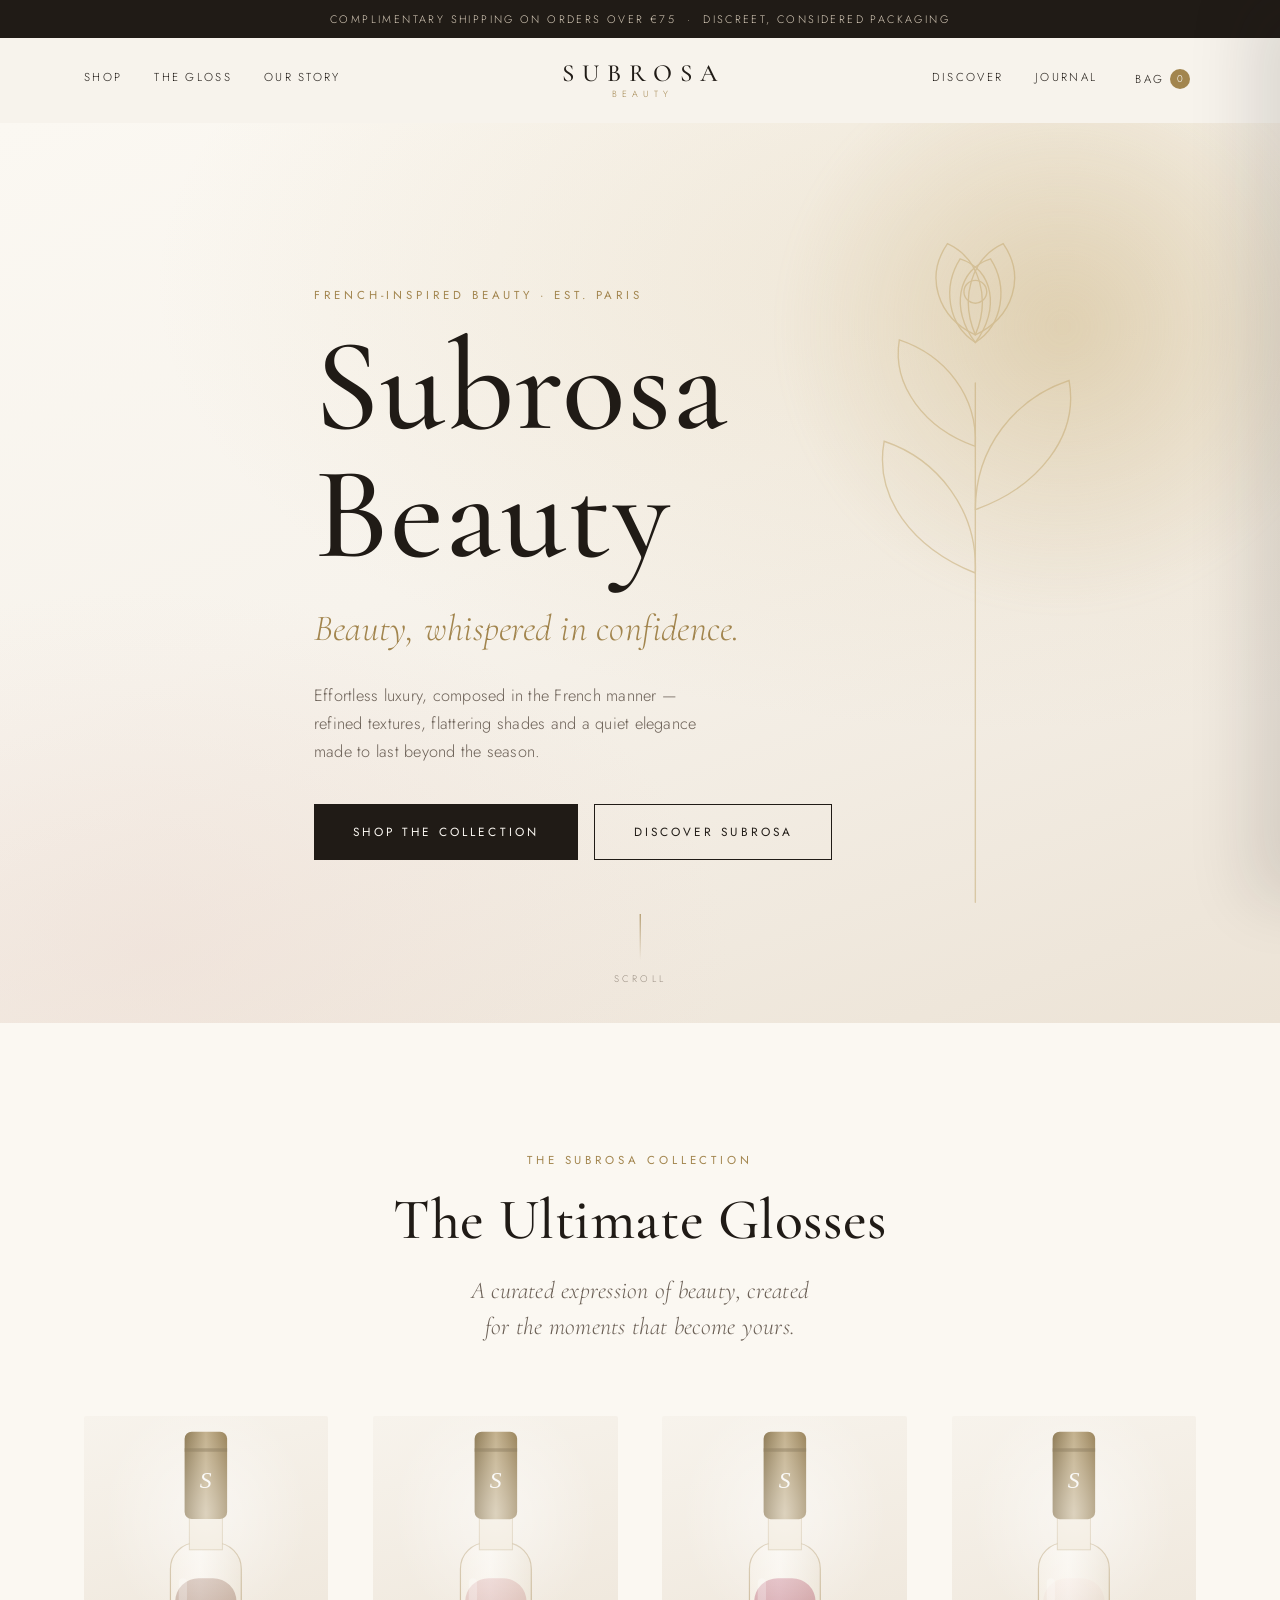
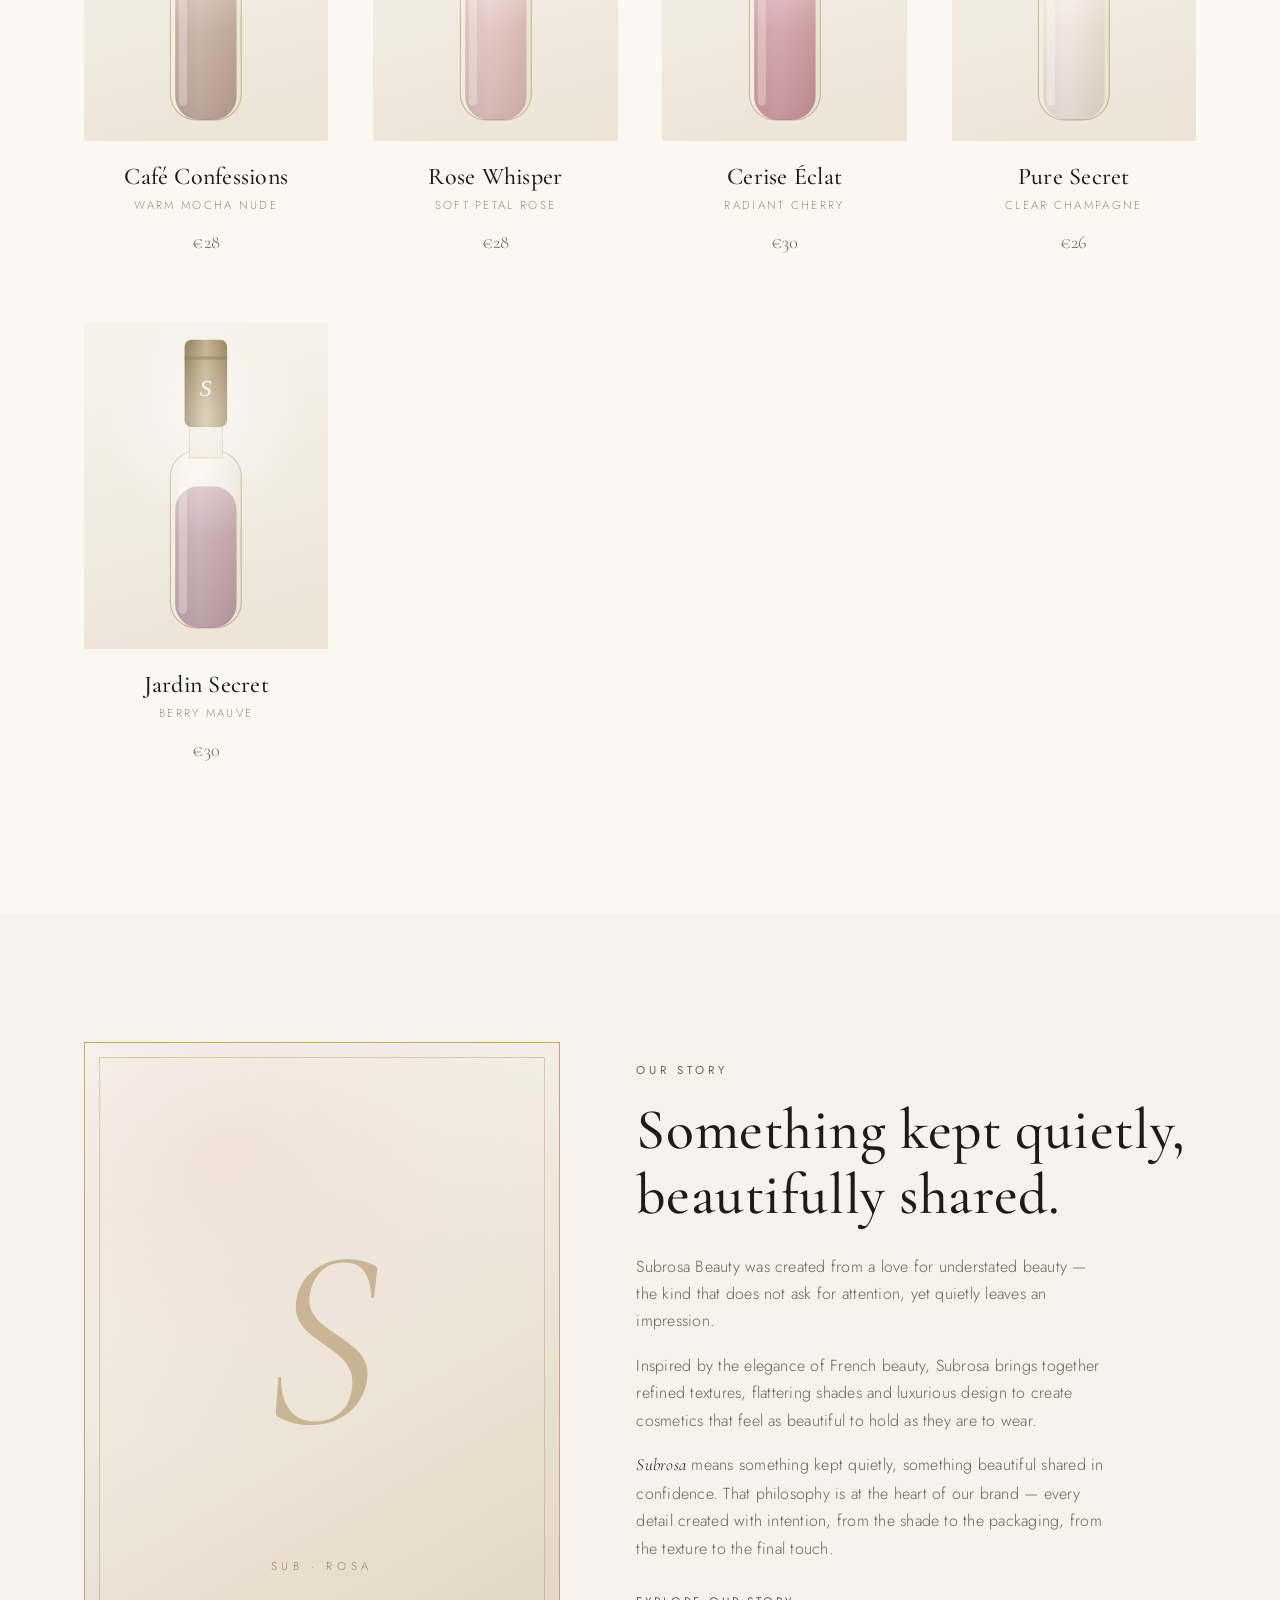
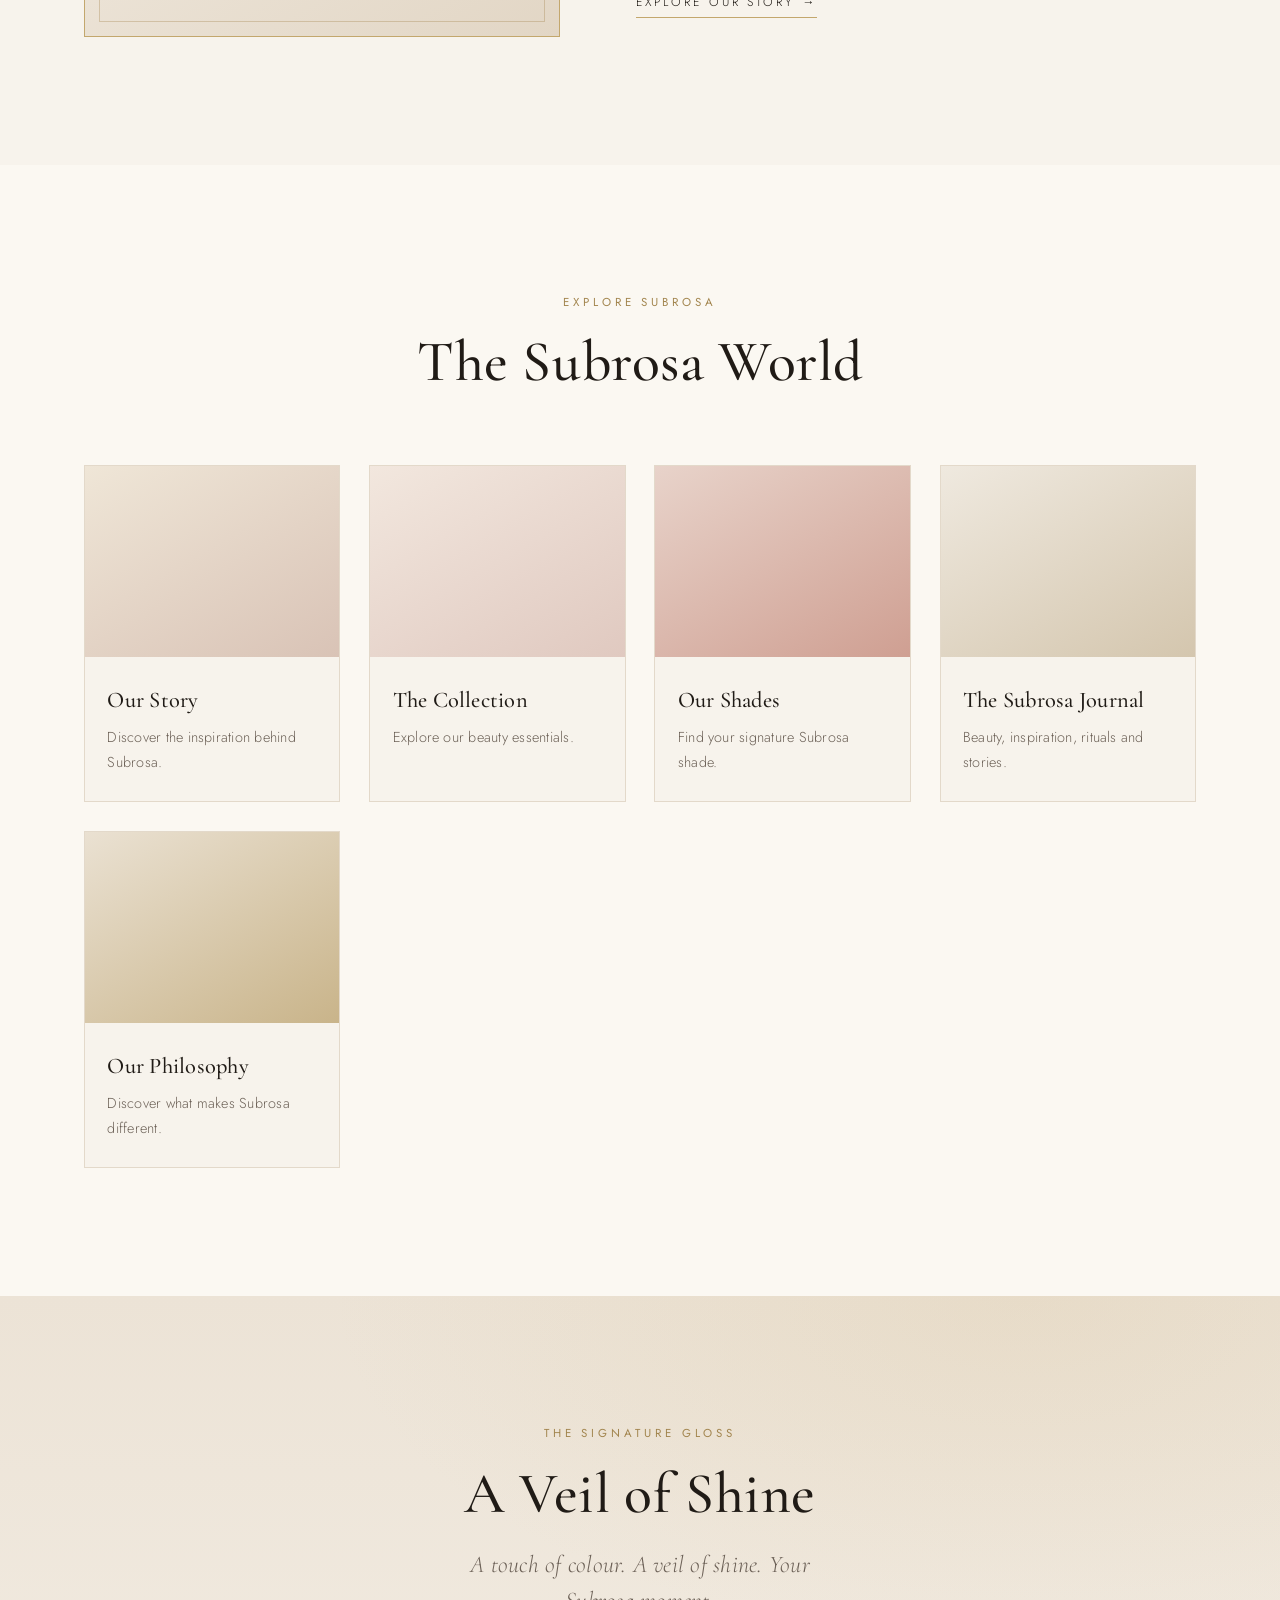
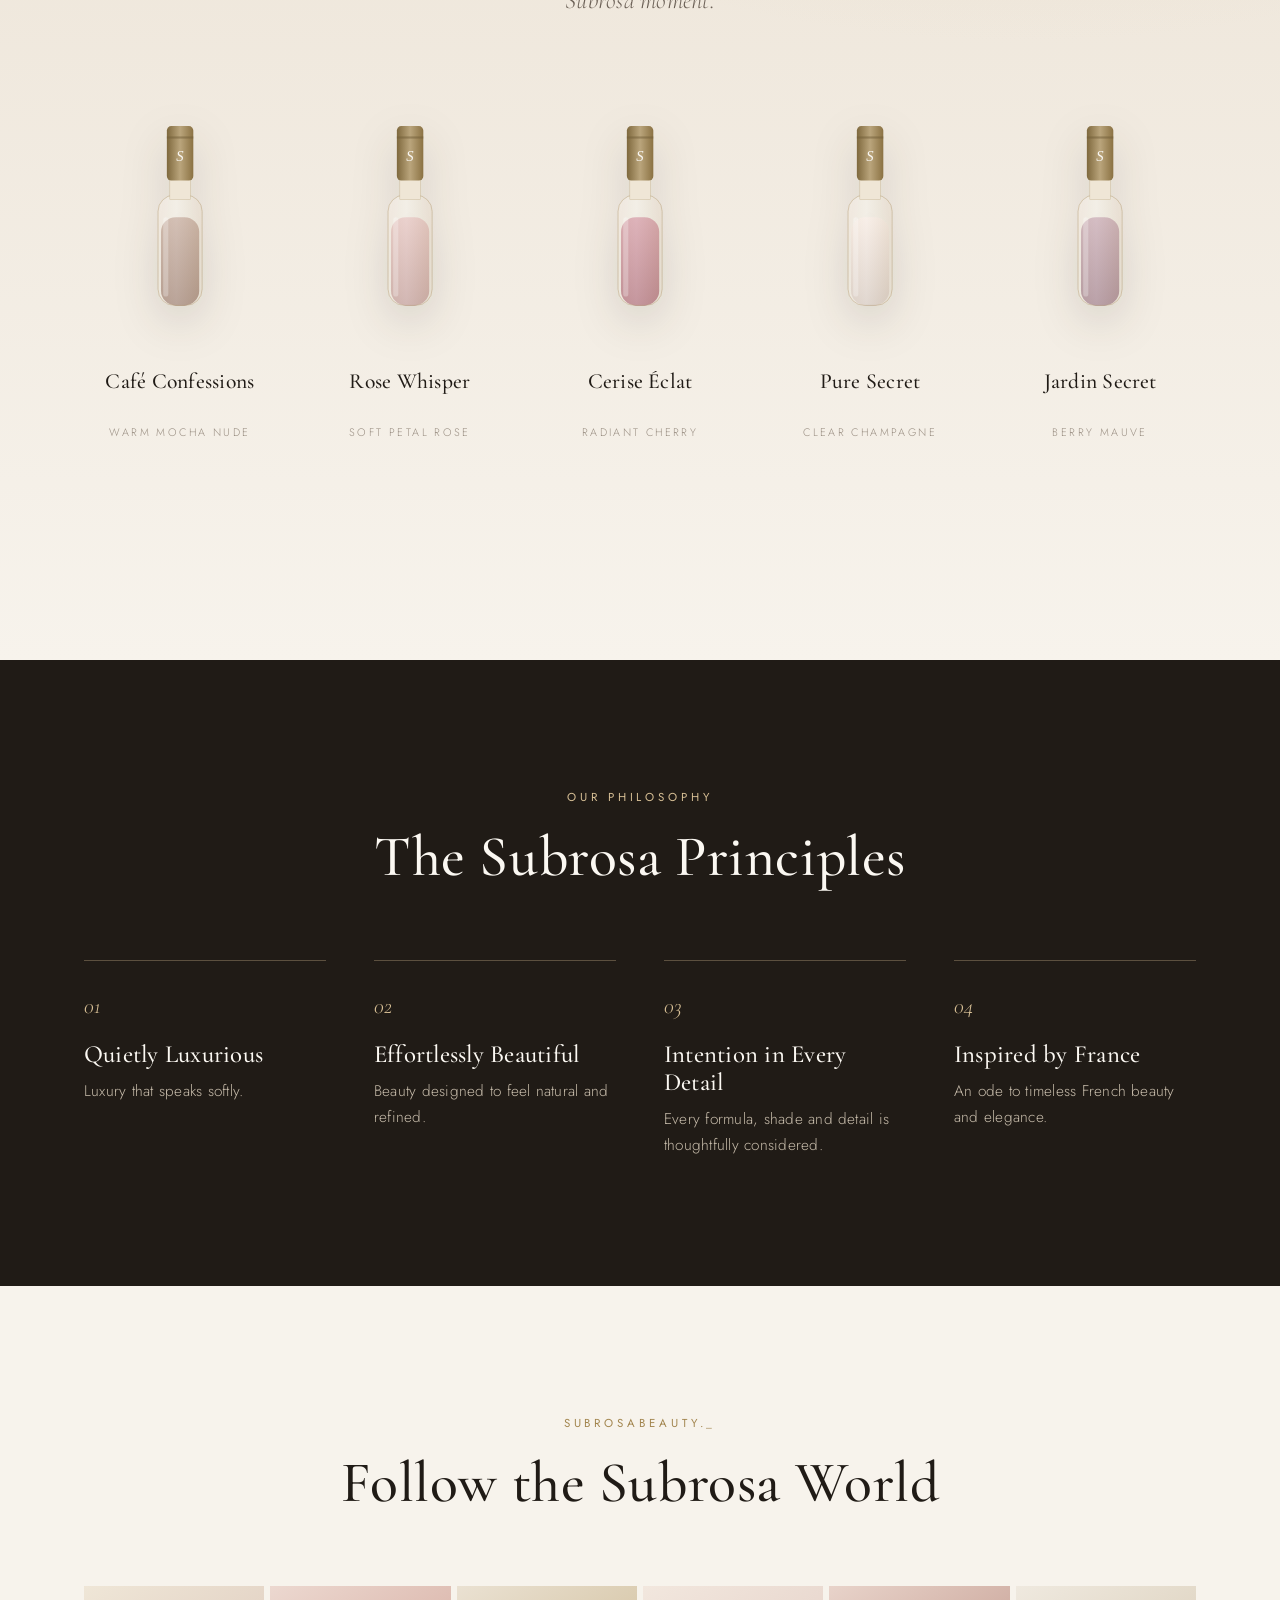
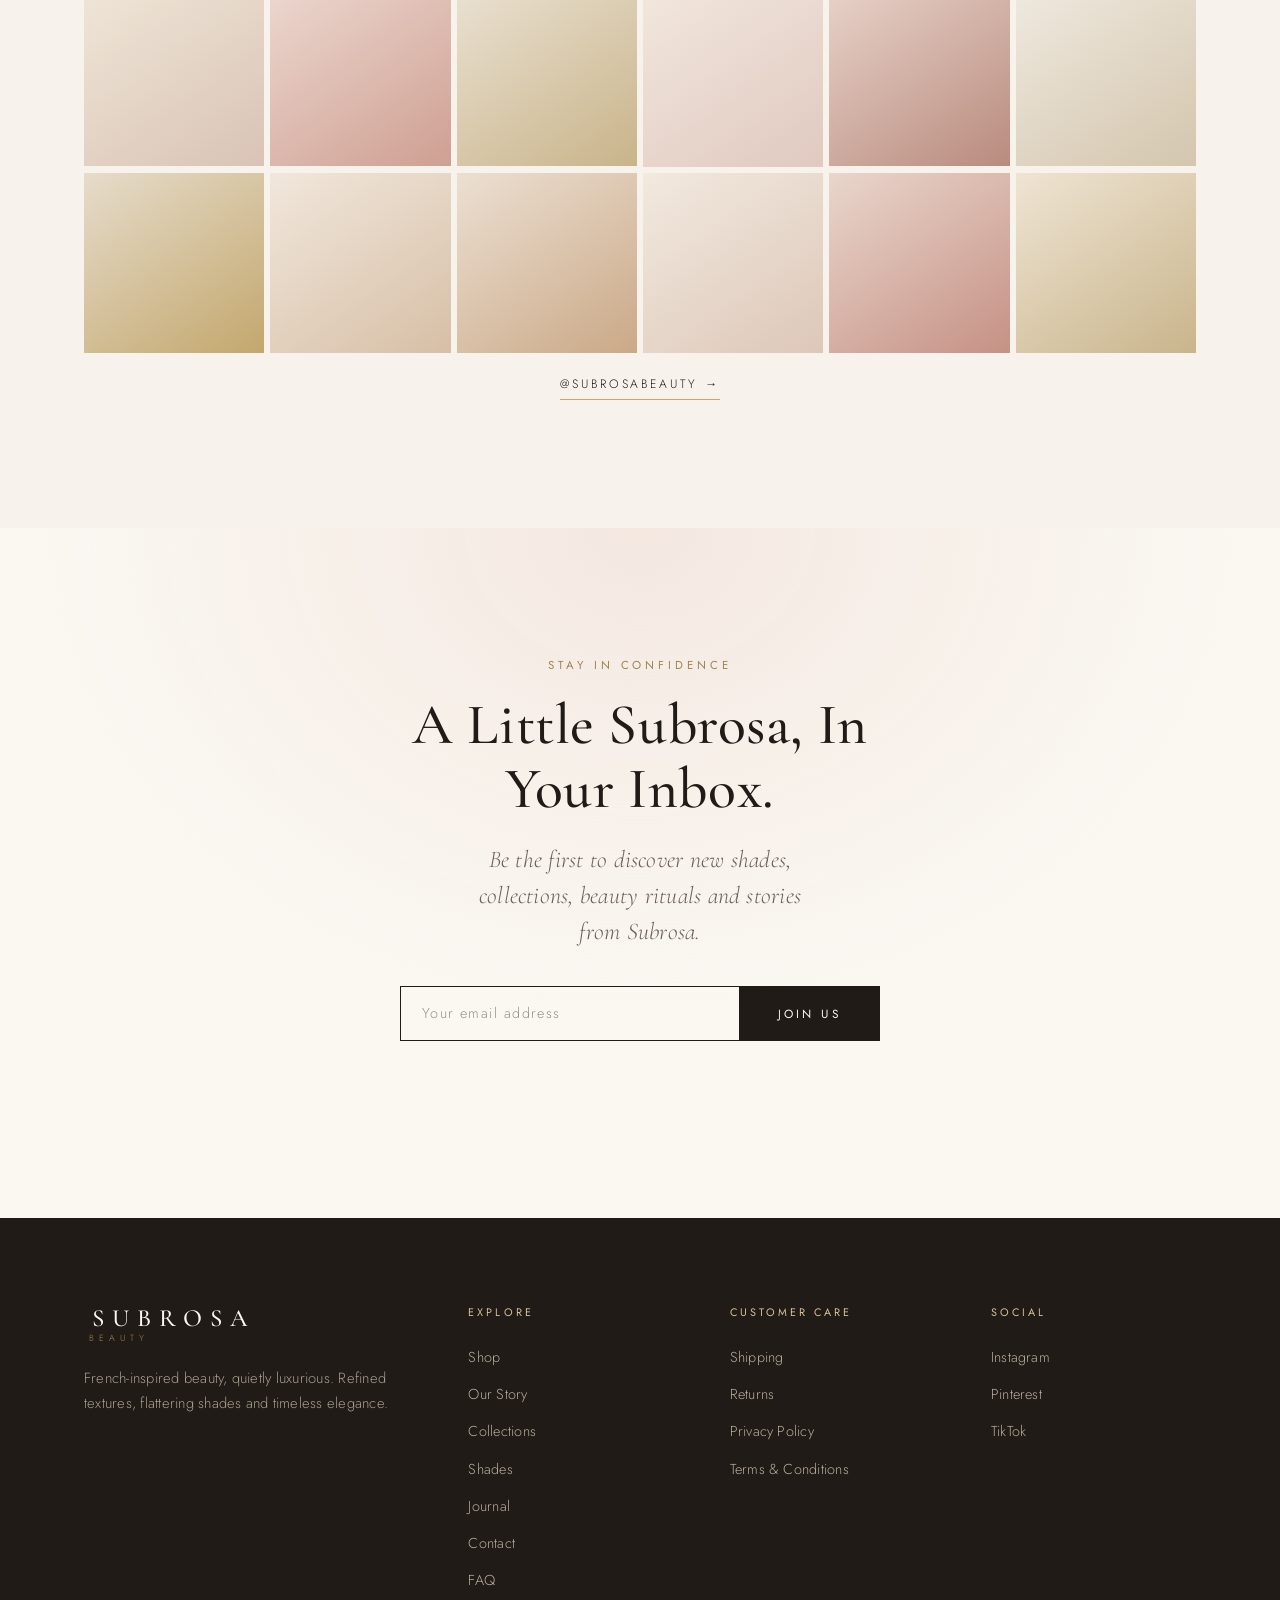
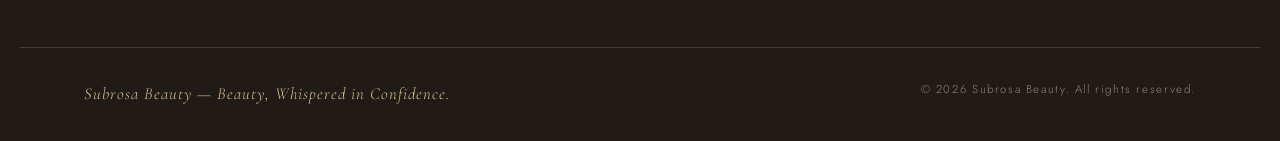
<file: index.html>
<!DOCTYPE html>
<html lang="en">
<head>
  <meta charset="UTF-8" />
  <meta name="viewport" content="width=device-width, initial-scale=1.0" />
  <title>Subrosa Beauty — Beauty, Whispered in Confidence</title>
  <meta name="description" content="Subrosa Beauty — French-inspired, quietly luxurious cosmetics. Refined textures, flattering shades and timeless elegance. Beauty, whispered in confidence." />
  <meta name="theme-color" content="#f7f3ec" />

  <!-- Social preview -->
  <meta property="og:title" content="Subrosa Beauty — Beauty, Whispered in Confidence" />
  <meta property="og:description" content="French-inspired, quietly luxurious cosmetics. Beauty, whispered in confidence." />
  <meta property="og:type" content="website" />

  <link rel="preconnect" href="https://fonts.googleapis.com" />
  <link rel="preconnect" href="https://fonts.gstatic.com" crossorigin />
  <link href="https://fonts.googleapis.com/css2?family=Cormorant+Garamond:ital,wght@0,400;0,500;0,600;1,400;1,500&family=Jost:wght@300;400;500&display=swap" rel="stylesheet" />

  <link rel="stylesheet" href="css/subrosa.css" />
  <link rel="icon" href="data:image/svg+xml,<svg xmlns='http://www.w3.org/2000/svg' viewBox='0 0 100 100'><text x='50' y='72' font-size='68' text-anchor='middle' fill='%23a8874e' font-family='Georgia,serif' font-style='italic'>S</text></svg>" />
</head>
<body>
  <!-- Announcement bar -->
  <div class="announce">
    <p>Complimentary shipping on orders over &euro;75 &nbsp;·&nbsp; Discreet, considered packaging</p>
  </div>

  <!-- Header -->
  <header class="site-header" id="siteHeader">
    <div class="container header-inner">
      <button class="nav-toggle" id="navToggle" aria-label="Open menu" aria-expanded="false" aria-controls="mobileNav">
        <span></span><span></span><span></span>
      </button>

      <nav class="nav nav-left" aria-label="Primary">
        <a href="#collection">Shop</a>
        <a href="#gloss">The Gloss</a>
        <a href="#story">Our Story</a>
      </nav>

      <a href="#top" class="brand" aria-label="Subrosa Beauty home">
        <span class="brand-name">SUBROSA</span>
        <span class="brand-sub">BEAUTY</span>
      </a>

      <nav class="nav nav-right" aria-label="Secondary">
        <a href="#explore">Discover</a>
        <a href="#journal">Journal</a>
        <button class="bag-btn" id="bagBtn" aria-label="Your bag">
          Bag <span class="bag-count" id="bagCount">0</span>
        </button>
      </nav>
    </div>
  </header>

  <!-- Mobile nav -->
  <div class="mobile-nav" id="mobileNav" aria-hidden="true">
    <a href="#collection">Shop the Collection</a>
    <a href="#gloss">The Signature Gloss</a>
    <a href="#story">Our Story</a>
    <a href="#explore">Discover Subrosa</a>
    <a href="#journal">The Journal</a>
    <a href="#newsletter">Join Us</a>
  </div>

  <main id="top">

    <!-- 1 · HERO -->
    <section class="hero" id="hero">
      <div class="hero-bg" aria-hidden="true">
        <span class="hero-glow"></span>
        <svg class="hero-botanical" viewBox="0 0 400 600" fill="none" preserveAspectRatio="xMidYMid meet" aria-hidden="true">
          <g stroke="currentColor" stroke-width="1.1" fill="none" opacity="0.9" stroke-linecap="round">
            <path d="M200 560 C200 440 200 300 200 150" />
            <path d="M200 300 C150 280 120 240 128 196 C170 210 202 250 200 300" />
            <path d="M200 250 C250 232 282 192 274 148 C232 162 200 200 200 250" />
            <path d="M200 200 C160 186 134 152 140 116 C176 128 202 160 200 200" />
            <g transform="translate(200 118)">
              <path d="M0 0 C-20 -26 -14 -58 12 -66 C26 -44 22 -14 0 0 Z" />
              <path d="M0 0 C20 -26 14 -58 -12 -66 C-26 -44 -22 -14 0 0 Z" />
              <path d="M0 -6 C-30 -20 -40 -52 -22 -78 C4 -66 12 -34 0 -6 Z" />
              <path d="M0 -6 C30 -20 40 -52 22 -78 C-4 -66 -12 -34 0 -6 Z" />
              <circle cx="0" cy="-40" r="9" />
            </g>
          </g>
        </svg>
      </div>

      <div class="container hero-inner reveal">
        <p class="eyebrow">French-inspired beauty · Est. Paris</p>
        <h1 class="hero-title">Subrosa Beauty</h1>
        <p class="hero-tagline">Beauty, whispered in confidence.</p>
        <p class="hero-sub">
          Effortless luxury, composed in the French manner — refined textures,
          flattering shades and a quiet elegance made to last beyond the season.
        </p>
        <div class="hero-cta">
          <a href="#collection" class="btn btn-solid">Shop the Collection</a>
          <a href="#story" class="btn btn-ghost">Discover Subrosa</a>
        </div>
      </div>

      <span class="scroll-cue" aria-hidden="true">
        <span class="scroll-line"></span>
        SCROLL
      </span>
    </section>

    <!-- 2 · FEATURED COLLECTION -->
    <section class="section collection" id="collection">
      <div class="container">
        <header class="section-head reveal">
          <p class="eyebrow">The Subrosa Collection</p>
          <h2 class="section-title">The Ultimate Glosses</h2>
          <p class="section-lede">
            A curated expression of beauty, created for the moments that become yours.
          </p>
        </header>

        <div class="product-grid" id="productGrid"></div>
      </div>
    </section>

    <!-- 3 · OUR STORY -->
    <section class="section story" id="story">
      <div class="container story-inner">
        <div class="story-visual reveal" aria-hidden="true">
          <div class="story-frame">
            <span class="story-monogram">S</span>
            <span class="story-caption">Sub&nbsp;·&nbsp;Rosa</span>
          </div>
        </div>
        <div class="story-copy reveal">
          <p class="eyebrow">Our Story</p>
          <h2 class="section-title left">Something kept quietly,<br />beautifully shared.</h2>
          <p>
            Subrosa Beauty was created from a love for understated beauty — the kind that
            does not ask for attention, yet quietly leaves an impression.
          </p>
          <p>
            Inspired by the elegance of French beauty, Subrosa brings together refined
            textures, flattering shades and luxurious design to create cosmetics that feel
            as beautiful to hold as they are to wear.
          </p>
          <p>
            <em>Subrosa</em> means something kept quietly, something beautiful shared in
            confidence. That philosophy is at the heart of our brand — every detail created
            with intention, from the shade to the packaging, from the texture to the final touch.
          </p>
          <a href="#explore" class="link-arrow">Explore Our Story &rarr;</a>
        </div>
      </div>
    </section>

    <!-- 4 · EXPLORE MORE -->
    <section class="section explore" id="explore">
      <div class="container">
        <header class="section-head reveal">
          <p class="eyebrow">Explore Subrosa</p>
          <h2 class="section-title">The Subrosa World</h2>
        </header>

        <div class="explore-grid">
          <a class="explore-card reveal" href="#story" style="--i:0">
            <span class="explore-art art-story" aria-hidden="true"></span>
            <span class="explore-body">
              <span class="explore-title">Our Story</span>
              <span class="explore-desc">Discover the inspiration behind Subrosa.</span>
            </span>
          </a>
          <a class="explore-card reveal" href="#collection" style="--i:1">
            <span class="explore-art art-collection" aria-hidden="true"></span>
            <span class="explore-body">
              <span class="explore-title">The Collection</span>
              <span class="explore-desc">Explore our beauty essentials.</span>
            </span>
          </a>
          <a class="explore-card reveal" href="#gloss" style="--i:2">
            <span class="explore-art art-shades" aria-hidden="true"></span>
            <span class="explore-body">
              <span class="explore-title">Our Shades</span>
              <span class="explore-desc">Find your signature Subrosa shade.</span>
            </span>
          </a>
          <a class="explore-card reveal" href="#journal" style="--i:3">
            <span class="explore-art art-journal" aria-hidden="true"></span>
            <span class="explore-body">
              <span class="explore-title">The Subrosa Journal</span>
              <span class="explore-desc">Beauty, inspiration, rituals and stories.</span>
            </span>
          </a>
          <a class="explore-card reveal" href="#philosophy" style="--i:4">
            <span class="explore-art art-philosophy" aria-hidden="true"></span>
            <span class="explore-body">
              <span class="explore-title">Our Philosophy</span>
              <span class="explore-desc">Discover what makes Subrosa different.</span>
            </span>
          </a>
        </div>
      </div>
    </section>

    <!-- 5 · SIGNATURE GLOSS FEATURE -->
    <section class="section gloss" id="gloss">
      <div class="container">
        <header class="section-head reveal">
          <p class="eyebrow">The Signature Gloss</p>
          <h2 class="section-title">A Veil of Shine</h2>
          <p class="section-lede">
            A touch of colour. A veil of shine. Your Subrosa moment.
          </p>
        </header>

        <div class="shade-row" id="shadeRow"></div>

        <div class="gloss-cta reveal">
          <a href="#collection" class="link-arrow">Explore the Gloss &rarr;</a>
        </div>
      </div>
    </section>

    <!-- 6 · BRAND PHILOSOPHY -->
    <section class="section philosophy" id="philosophy">
      <div class="container">
        <header class="section-head reveal">
          <p class="eyebrow">Our Philosophy</p>
          <h2 class="section-title">The Subrosa Principles</h2>
        </header>
        <div class="principles">
          <div class="principle reveal" style="--i:0">
            <span class="principle-num">01</span>
            <h3>Quietly Luxurious</h3>
            <p>Luxury that speaks softly.</p>
          </div>
          <div class="principle reveal" style="--i:1">
            <span class="principle-num">02</span>
            <h3>Effortlessly Beautiful</h3>
            <p>Beauty designed to feel natural and refined.</p>
          </div>
          <div class="principle reveal" style="--i:2">
            <span class="principle-num">03</span>
            <h3>Intention in Every Detail</h3>
            <p>Every formula, shade and detail is thoughtfully considered.</p>
          </div>
          <div class="principle reveal" style="--i:3">
            <span class="principle-num">04</span>
            <h3>Inspired by France</h3>
            <p>An ode to timeless French beauty and elegance.</p>
          </div>
        </div>
      </div>
    </section>

    <!-- 7 · SOCIAL / INSTAGRAM -->
    <section class="section social" id="social">
      <div class="container">
        <header class="section-head reveal">
          <p class="eyebrow">subrosabeauty._</p>
          <h2 class="section-title">Follow the Subrosa World</h2>
        </header>
        <div class="social-grid" id="socialGrid"></div>
        <div class="gloss-cta reveal">
          <a href="https://instagram.com" target="_blank" rel="noopener" class="link-arrow">@subrosabeauty &rarr;</a>
        </div>
      </div>
    </section>

    <!-- 8 · NEWSLETTER -->
    <section class="section newsletter" id="newsletter">
      <div class="container newsletter-inner reveal">
        <p class="eyebrow">Stay in confidence</p>
        <h2 class="section-title">A Little Subrosa, In Your Inbox.</h2>
        <p class="section-lede">
          Be the first to discover new shades, collections, beauty rituals and stories from Subrosa.
        </p>
        <form class="newsletter-form" id="newsletterForm" novalidate>
          <input type="email" id="newsletterEmail" placeholder="Your email address" aria-label="Email address" required />
          <button type="submit" class="btn btn-solid">Join Us</button>
        </form>
        <p class="newsletter-note" id="newsletterNote" role="status" aria-live="polite"></p>
      </div>
    </section>
  </main>

  <!-- 9 · FOOTER -->
  <footer class="site-footer">
    <div class="container footer-top">
      <div class="footer-brand">
        <span class="brand footer-brand-mark">
          <span class="brand-name">SUBROSA</span>
          <span class="brand-sub">BEAUTY</span>
        </span>
        <p>French-inspired beauty, quietly luxurious. Refined textures, flattering shades and timeless elegance.</p>
      </div>
      <div class="footer-col">
        <h4>Explore</h4>
        <a href="#collection">Shop</a>
        <a href="#story">Our Story</a>
        <a href="#collection">Collections</a>
        <a href="#gloss">Shades</a>
        <a href="#journal">Journal</a>
        <a href="#">Contact</a>
        <a href="#">FAQ</a>
      </div>
      <div class="footer-col">
        <h4>Customer Care</h4>
        <a href="#">Shipping</a>
        <a href="#">Returns</a>
        <a href="#">Privacy Policy</a>
        <a href="#">Terms &amp; Conditions</a>
      </div>
      <div class="footer-col">
        <h4>Social</h4>
        <a href="https://instagram.com" target="_blank" rel="noopener">Instagram</a>
        <a href="https://pinterest.com" target="_blank" rel="noopener">Pinterest</a>
        <a href="https://tiktok.com" target="_blank" rel="noopener">TikTok</a>
      </div>
    </div>
    <div class="container footer-bottom">
      <p class="footer-tagline">Subrosa Beauty — Beauty, Whispered in Confidence.</p>
      <p class="footer-copy">© <span id="year"></span> Subrosa Beauty. All rights reserved.</p>
    </div>
  </footer>

  <!-- Quick view modal -->
  <div class="modal-overlay" id="modalOverlay" hidden>
    <div class="quickview" id="quickview" role="dialog" aria-modal="true" aria-label="Product quick view">
      <button class="modal-close" id="modalClose" aria-label="Close">&times;</button>
      <div class="quickview-body" id="quickviewBody"></div>
    </div>
  </div>

  <!-- Toast -->
  <div class="toast" id="toast" role="status" aria-live="polite" hidden></div>

  <script src="js/subrosa.js"></script>
</body>
</html>
</file>
<file: css/subrosa.css>
/* ============================================================
   SUBROSA BEAUTY — Quiet luxury, French-inspired
   ============================================================ */

:root {
  /* Palette — warm ivory, beige, champagne gold, blush/nude, ink */
  --ivory:        #f7f3ec;
  --ivory-deep:   #f1eae0;
  --paper:        #fbf8f2;
  --beige:        #ece3d6;
  --beige-deep:   #e2d6c5;
  --blush:        #ecd8d0;
  --nude:         #ddc7b9;
  --champagne:    #c3a76d;
  --champagne-lt: #d8c096;
  --champagne-dk: #a2854e;
  --ink:          #201b16;
  --ink-soft:     #6c6157;
  --ink-faint:    #9a8f83;
  --line:         #e3d9ca;

  --font-serif: "Cormorant Garamond", "Times New Roman", Georgia, serif;
  --font-sans:  "Jost", "Century Gothic", "Helvetica Neue", Arial, sans-serif;

  --max: 1240px;
  --gutter: clamp(20px, 5vw, 64px);
  --ease: cubic-bezier(0.22, 1, 0.36, 1);
}

* { box-sizing: border-box; }

html { scroll-behavior: smooth; }

body {
  margin: 0;
  background: var(--ivory);
  color: var(--ink);
  font-family: var(--font-sans);
  font-weight: 300;
  font-size: 16px;
  line-height: 1.7;
  letter-spacing: 0.015em;
  -webkit-font-smoothing: antialiased;
  text-rendering: optimizeLegibility;
  overflow-x: hidden;
}

img { max-width: 100%; display: block; }
a { color: inherit; text-decoration: none; }
h1, h2, h3, h4 { margin: 0; font-weight: 400; line-height: 1.12; }
p { margin: 0 0 1.1em; }
[hidden] { display: none !important; }

::selection { background: var(--champagne); color: #fff; }

.container {
  width: 100%;
  max-width: var(--max);
  margin: 0 auto;
  padding-inline: var(--gutter);
}

/* ---------- Shared type ---------- */
.eyebrow {
  font-family: var(--font-sans);
  font-size: 0.72rem;
  font-weight: 400;
  letter-spacing: 0.34em;
  text-transform: uppercase;
  color: var(--champagne-dk);
  margin: 0 0 1.1rem;
}

.section-title {
  font-family: var(--font-serif);
  font-weight: 500;
  font-size: clamp(2.1rem, 5.2vw, 3.6rem);
  letter-spacing: 0.01em;
  color: var(--ink);
}
.section-title.left { text-align: left; }

.section-lede {
  font-family: var(--font-serif);
  font-style: italic;
  font-size: clamp(1.15rem, 2.4vw, 1.5rem);
  color: var(--ink-soft);
  max-width: 34ch;
  margin: 1.3rem auto 0;
  line-height: 1.5;
}

.section-head {
  text-align: center;
  margin-bottom: clamp(2.6rem, 6vw, 4.4rem);
}

.section { padding-block: clamp(4.5rem, 10vw, 8rem); }

/* ---------- Buttons ---------- */
.btn {
  --pad-y: 1.05rem;
  display: inline-flex;
  align-items: center;
  justify-content: center;
  gap: 0.5em;
  padding: var(--pad-y) 2.4rem;
  font-family: var(--font-sans);
  font-size: 0.74rem;
  font-weight: 400;
  letter-spacing: 0.26em;
  text-transform: uppercase;
  border: 1px solid var(--ink);
  background: transparent;
  color: var(--ink);
  cursor: pointer;
  transition: color .5s var(--ease), background .5s var(--ease), border-color .5s var(--ease);
  position: relative;
  overflow: hidden;
}
.btn-solid { background: var(--ink); color: var(--paper); border-color: var(--ink); }
.btn-solid:hover { background: var(--champagne-dk); border-color: var(--champagne-dk); }
.btn-ghost { background: transparent; color: var(--ink); }
.btn-ghost:hover { background: var(--ink); color: var(--paper); }

.link-arrow {
  display: inline-block;
  font-size: 0.76rem;
  letter-spacing: 0.24em;
  text-transform: uppercase;
  color: var(--ink);
  padding-bottom: 4px;
  border-bottom: 1px solid var(--champagne);
  transition: letter-spacing .45s var(--ease), color .45s var(--ease);
}
.link-arrow:hover { letter-spacing: 0.32em; color: var(--champagne-dk); }

/* ============================================================
   Announcement + Header
   ============================================================ */
.announce {
  background: var(--ink);
  color: var(--ivory);
  text-align: center;
}
.announce p {
  margin: 0;
  padding: 0.6rem 1rem;
  font-size: 0.68rem;
  letter-spacing: 0.22em;
  text-transform: uppercase;
  color: #d9cdbb;
}

.site-header {
  position: sticky;
  top: 0;
  z-index: 60;
  background: transparent;
  transition: background .5s var(--ease), box-shadow .5s var(--ease), border-color .5s var(--ease);
  border-bottom: 1px solid transparent;
}
.site-header.scrolled {
  background: rgba(247, 243, 236, 0.9);
  backdrop-filter: blur(14px);
  -webkit-backdrop-filter: blur(14px);
  border-bottom-color: var(--line);
}
.header-inner {
  display: grid;
  grid-template-columns: 1fr auto 1fr;
  align-items: center;
  min-height: 84px;
  gap: 1rem;
}
.nav {
  display: flex;
  align-items: center;
  gap: 2rem;
}
.nav-right { justify-content: flex-end; }
.nav a, .bag-btn {
  font-size: 0.72rem;
  letter-spacing: 0.2em;
  text-transform: uppercase;
  color: var(--ink);
  position: relative;
  padding-bottom: 3px;
}
.nav a::after {
  content: "";
  position: absolute;
  left: 0; bottom: 0;
  width: 100%; height: 1px;
  background: var(--champagne-dk);
  transform: scaleX(0);
  transform-origin: left;
  transition: transform .4s var(--ease);
}
.nav a:hover::after { transform: scaleX(1); }

.bag-btn {
  background: none;
  border: 0;
  font-family: var(--font-sans);
  font-weight: 300;
  cursor: pointer;
  display: inline-flex;
  align-items: center;
  gap: 0.5em;
}
.bag-count {
  display: inline-grid;
  place-items: center;
  min-width: 20px; height: 20px;
  padding: 0 5px;
  border-radius: 50%;
  background: var(--champagne-dk);
  color: #fff;
  font-size: 0.62rem;
  letter-spacing: 0;
  transition: transform .3s var(--ease);
}
.bag-count.bump { transform: scale(1.35); }

.brand {
  text-align: center;
  display: flex;
  flex-direction: column;
  align-items: center;
  line-height: 1;
}
.brand-name {
  font-family: var(--font-serif);
  font-weight: 500;
  font-size: 1.55rem;
  letter-spacing: 0.32em;
  text-indent: 0.32em;
  color: var(--ink);
}
.brand-sub {
  font-family: var(--font-sans);
  font-size: 0.56rem;
  letter-spacing: 0.56em;
  text-indent: 0.56em;
  color: var(--champagne-dk);
  margin-top: 4px;
}

/* Mobile nav toggle */
.nav-toggle {
  display: none;
  flex-direction: column;
  justify-content: center;
  gap: 5px;
  width: 30px; height: 30px;
  background: none; border: 0; cursor: pointer;
  padding: 0;
}
.nav-toggle span {
  display: block;
  height: 1px;
  width: 24px;
  background: var(--ink);
  transition: transform .4s var(--ease), opacity .3s var(--ease);
}
.nav-toggle[aria-expanded="true"] span:nth-child(1) { transform: translateY(6px) rotate(45deg); }
.nav-toggle[aria-expanded="true"] span:nth-child(2) { opacity: 0; }
.nav-toggle[aria-expanded="true"] span:nth-child(3) { transform: translateY(-6px) rotate(-45deg); }

.mobile-nav {
  position: fixed;
  inset: 0 0 0 auto;
  width: min(82vw, 360px);
  background: var(--paper);
  z-index: 55;
  transform: translateX(100%);
  transition: transform .55s var(--ease);
  display: flex;
  flex-direction: column;
  justify-content: center;
  gap: 1.6rem;
  padding: 2rem var(--gutter);
  box-shadow: -30px 0 60px rgba(32,27,22,0.12);
}
.mobile-nav.open { transform: translateX(0); }
.mobile-nav a {
  font-family: var(--font-serif);
  font-size: 1.7rem;
  color: var(--ink);
  transition: color .3s var(--ease), padding-left .3s var(--ease);
}
.mobile-nav a:hover { color: var(--champagne-dk); padding-left: 8px; }

/* ============================================================
   1 · HERO
   ============================================================ */
.hero {
  position: relative;
  min-height: 100vh;
  min-height: 100svh;
  display: flex;
  align-items: center;
  overflow: hidden;
  background:
    radial-gradient(120% 90% at 78% 18%, rgba(214,192,150,0.28), transparent 55%),
    radial-gradient(90% 80% at 12% 92%, rgba(236,216,208,0.42), transparent 50%),
    linear-gradient(160deg, var(--paper) 0%, var(--ivory) 45%, var(--beige) 100%);
}
.hero-bg { position: absolute; inset: 0; pointer-events: none; }
.hero-glow {
  position: absolute;
  top: -10%; right: -6%;
  width: 46vw; height: 46vw;
  max-width: 620px; max-height: 620px;
  border-radius: 50%;
  background: radial-gradient(circle, rgba(195,167,109,0.35), transparent 68%);
  filter: blur(10px);
}
.hero-botanical {
  position: absolute;
  right: clamp(-40px, 4vw, 90px);
  top: 50%;
  transform: translateY(-50%);
  height: min(88vh, 760px);
  color: var(--champagne);
  opacity: 0.55;
  animation: sway 9s var(--ease) infinite alternate;
}
@keyframes sway { from { transform: translateY(-50%) rotate(-1.2deg); } to { transform: translateY(-50%) rotate(1.2deg); } }

.hero-inner {
  position: relative;
  z-index: 2;
  max-width: 780px;
  padding-block: 6rem;
}
.hero .eyebrow { color: var(--champagne-dk); }
.hero-title {
  font-family: var(--font-serif);
  font-weight: 500;
  font-size: clamp(3.4rem, 12vw, 8.2rem);
  line-height: 0.98;
  letter-spacing: 0.01em;
  margin: 0.2rem 0 0;
}
.hero-tagline {
  font-family: var(--font-serif);
  font-style: italic;
  font-size: clamp(1.4rem, 3.6vw, 2.3rem);
  color: var(--champagne-dk);
  margin: 1.1rem 0 1.4rem;
}
.hero-sub {
  max-width: 46ch;
  color: var(--ink-soft);
  font-size: 1.02rem;
  margin-bottom: 2.4rem;
}
.hero-cta {
  display: flex;
  flex-wrap: wrap;
  gap: 1rem;
}

.scroll-cue {
  position: absolute;
  bottom: 2.2rem;
  left: 50%;
  transform: translateX(-50%);
  display: flex;
  flex-direction: column;
  align-items: center;
  gap: 0.7rem;
  font-size: 0.6rem;
  letter-spacing: 0.34em;
  color: var(--ink-faint);
  z-index: 2;
}
.scroll-line {
  width: 1px; height: 46px;
  background: linear-gradient(var(--champagne-dk), transparent);
  animation: drop 2.4s var(--ease) infinite;
}
@keyframes drop { 0% { transform: scaleY(0); transform-origin: top; } 45% { transform: scaleY(1); transform-origin: top; } 55% { transform: scaleY(1); transform-origin: bottom; } 100% { transform: scaleY(0); transform-origin: bottom; } }

/* ============================================================
   2 · COLLECTION
   ============================================================ */
.collection { background: var(--paper); }
.product-grid {
  display: grid;
  grid-template-columns: repeat(auto-fit, minmax(240px, 1fr));
  gap: clamp(1.6rem, 3.5vw, 3rem);
}
.product-card {
  display: flex;
  flex-direction: column;
  text-align: center;
}
.product-media {
  position: relative;
  aspect-ratio: 3 / 4;
  border-radius: 2px;
  overflow: hidden;
  background: linear-gradient(165deg, var(--ivory), var(--beige));
  display: grid;
  place-items: center;
}
.product-media::after {
  content: "";
  position: absolute;
  inset: 0;
  background: radial-gradient(70% 60% at 50% 30%, rgba(255,255,255,0.5), transparent 60%);
  pointer-events: none;
}
.product-media svg { width: 58%; height: auto; transition: transform .7s var(--ease); }
.product-card:hover .product-media svg { transform: translateY(-8px) scale(1.03); }

.product-actions {
  position: absolute;
  left: 0; right: 0; bottom: 0;
  display: flex;
  flex-direction: column;
  gap: 1px;
  transform: translateY(101%);
  transition: transform .5s var(--ease);
  z-index: 3;
}
.product-card:hover .product-actions,
.product-card:focus-within .product-actions { transform: translateY(0); }
.product-actions button {
  border: 0;
  padding: 0.95rem;
  font-family: var(--font-sans);
  font-size: 0.68rem;
  font-weight: 400;
  letter-spacing: 0.24em;
  text-transform: uppercase;
  cursor: pointer;
  transition: background .35s var(--ease), color .35s var(--ease);
}
.act-bag { background: var(--ink); color: var(--paper); }
.act-bag:hover { background: var(--champagne-dk); }
.act-quick { background: rgba(251,248,242,0.94); color: var(--ink); }
.act-quick:hover { background: #fff; }

.product-info { padding: 1.4rem 0.4rem 0; }
.product-name {
  font-family: var(--font-serif);
  font-size: 1.5rem;
  font-weight: 500;
  letter-spacing: 0.01em;
}
.product-shade {
  font-size: 0.72rem;
  letter-spacing: 0.2em;
  text-transform: uppercase;
  color: var(--ink-faint);
  margin: 0.35rem 0 0.7rem;
}
.product-price {
  font-family: var(--font-serif);
  font-size: 1.15rem;
  color: var(--ink-soft);
}

/* ============================================================
   3 · OUR STORY
   ============================================================ */
.story { background: var(--ivory); }
.story-inner {
  display: grid;
  grid-template-columns: 0.85fr 1fr;
  gap: clamp(2.4rem, 6vw, 6rem);
  align-items: center;
}
.story-visual { position: relative; }
.story-frame {
  aspect-ratio: 4 / 5;
  border: 1px solid var(--champagne);
  position: relative;
  display: grid;
  place-items: center;
  background:
    radial-gradient(120% 80% at 30% 20%, rgba(236,216,208,0.6), transparent 60%),
    linear-gradient(150deg, var(--paper), var(--beige-deep));
  overflow: hidden;
}
.story-frame::before {
  content: "";
  position: absolute;
  inset: 14px;
  border: 1px solid rgba(163,133,78,0.35);
}
.story-monogram {
  font-family: var(--font-serif);
  font-style: italic;
  font-size: clamp(9rem, 22vw, 16rem);
  color: rgba(163,133,78,0.5);
  line-height: 1;
}
.story-caption {
  position: absolute;
  bottom: 10%;
  font-size: 0.72rem;
  letter-spacing: 0.4em;
  text-transform: uppercase;
  color: var(--champagne-dk);
}
.story-copy p { color: var(--ink-soft); max-width: 52ch; }
.story-copy .section-title { margin-bottom: 1.6rem; }
.story-copy em { font-family: var(--font-serif); font-style: italic; color: var(--ink); font-size: 1.06em; }
.story-copy .link-arrow { margin-top: 0.8rem; }

/* ============================================================
   4 · EXPLORE
   ============================================================ */
.explore { background: var(--paper); }
.explore-grid {
  display: grid;
  grid-template-columns: repeat(auto-fit, minmax(220px, 1fr));
  gap: clamp(1.2rem, 2.5vw, 1.8rem);
}
.explore-card {
  display: flex;
  flex-direction: column;
  border: 1px solid var(--line);
  background: var(--ivory);
  overflow: hidden;
  transition: transform .5s var(--ease), box-shadow .5s var(--ease), border-color .5s var(--ease);
}
.explore-card:hover {
  transform: translateY(-6px);
  box-shadow: 0 26px 50px rgba(32,27,22,0.1);
  border-color: var(--champagne);
}
.explore-art {
  aspect-ratio: 4 / 3;
  display: block;
  position: relative;
  overflow: hidden;
}
.explore-art::after {
  content: "";
  position: absolute; inset: 0;
  background: rgba(32,27,22,0);
  transition: background .5s var(--ease), transform .8s var(--ease);
}
.explore-card:hover .explore-art::after { transform: scale(1.06); }
.art-story      { background: linear-gradient(150deg, #efe6d7, #d9c3b6); }
.art-collection { background: linear-gradient(150deg, #f2e7de, #e0c9c0); }
.art-shades     { background: linear-gradient(150deg, #e8d3ca, #cf9f92); }
.art-journal    { background: linear-gradient(150deg, #efe9df, #d4c6ae); }
.art-philosophy { background: linear-gradient(150deg, #eae1d2, #c9b48a); }
.explore-body { padding: 1.5rem 1.4rem 1.7rem; }
.explore-title {
  display: block;
  font-family: var(--font-serif);
  font-size: 1.4rem;
  font-weight: 500;
  margin-bottom: 0.4rem;
}
.explore-desc {
  display: block;
  font-size: 0.9rem;
  color: var(--ink-soft);
}

/* ============================================================
   5 · SIGNATURE GLOSS
   ============================================================ */
.gloss {
  background:
    radial-gradient(90% 60% at 80% 0%, rgba(214,192,150,0.22), transparent 60%),
    linear-gradient(180deg, var(--beige) 0%, var(--ivory) 100%);
}
.shade-row {
  display: grid;
  grid-template-columns: repeat(auto-fit, minmax(180px, 1fr));
  gap: clamp(1.4rem, 3vw, 2.4rem);
  margin-bottom: 3rem;
}
.shade {
  text-align: center;
  cursor: default;
}
.shade-tube {
  aspect-ratio: 3 / 4;
  display: grid;
  place-items: center;
  margin-bottom: 1.1rem;
}
.shade-tube svg { width: 46%; height: auto; transition: transform .6s var(--ease); filter: drop-shadow(0 16px 22px rgba(32,27,22,0.14)); }
.shade:hover .shade-tube svg { transform: translateY(-10px) rotate(-3deg); }
.shade-name {
  font-family: var(--font-serif);
  font-size: 1.35rem;
  font-weight: 500;
}
.shade-tone {
  font-size: 0.68rem;
  letter-spacing: 0.22em;
  text-transform: uppercase;
  color: var(--ink-faint);
  margin-top: 0.3rem;
}
.gloss-cta { text-align: center; margin-top: 1rem; }

/* ============================================================
   6 · PHILOSOPHY
   ============================================================ */
.philosophy { background: var(--ink); color: var(--ivory); }
.philosophy .eyebrow { color: var(--champagne-lt); }
.philosophy .section-title { color: var(--paper); }
.principles {
  display: grid;
  grid-template-columns: repeat(auto-fit, minmax(220px, 1fr));
  gap: clamp(1.8rem, 4vw, 3rem);
}
.principle {
  padding-top: 1.6rem;
  border-top: 1px solid rgba(216,192,150,0.32);
}
.principle-num {
  display: block;
  font-family: var(--font-serif);
  font-style: italic;
  font-size: 1.4rem;
  color: var(--champagne-lt);
  margin-bottom: 1rem;
}
.principle h3 {
  font-family: var(--font-serif);
  font-size: 1.55rem;
  font-weight: 500;
  margin-bottom: 0.6rem;
  color: var(--paper);
}
.principle p { color: #c6bbaa; margin: 0; font-size: 0.96rem; }

/* ============================================================
   7 · SOCIAL
   ============================================================ */
.social { background: var(--ivory); }
.social-grid {
  display: grid;
  grid-template-columns: repeat(6, 1fr);
  gap: 6px;
}
.social-tile {
  aspect-ratio: 1;
  position: relative;
  overflow: hidden;
  display: grid;
  place-items: center;
}
.social-tile::after {
  content: "\2661";
  position: absolute;
  inset: 0;
  display: grid;
  place-items: center;
  font-size: 1.6rem;
  color: #fff;
  background: rgba(32,27,22,0.32);
  opacity: 0;
  transition: opacity .45s var(--ease);
}
.social-tile:hover::after { opacity: 1; }

/* ============================================================
   8 · NEWSLETTER
   ============================================================ */
.newsletter {
  background:
    radial-gradient(80% 120% at 50% 0%, rgba(236,216,208,0.5), transparent 60%),
    var(--paper);
  text-align: center;
}
.newsletter-inner { max-width: 640px; margin: 0 auto; }
.newsletter-form {
  display: flex;
  gap: 0;
  max-width: 480px;
  margin: 2.2rem auto 0;
  border: 1px solid var(--ink);
}
.newsletter-form input {
  flex: 1;
  border: 0;
  background: transparent;
  padding: 1.05rem 1.3rem;
  font-family: var(--font-sans);
  font-weight: 300;
  font-size: 0.9rem;
  letter-spacing: 0.05em;
  color: var(--ink);
}
.newsletter-form input::placeholder { color: var(--ink-faint); letter-spacing: 0.1em; }
.newsletter-form input:focus { outline: none; }
.newsletter-form .btn { border: 0; border-left: 1px solid var(--ink); flex-shrink: 0; }
.newsletter-note {
  min-height: 1.3em;
  margin-top: 1.1rem;
  font-size: 0.8rem;
  letter-spacing: 0.14em;
  text-transform: uppercase;
  color: var(--champagne-dk);
}

/* ============================================================
   9 · FOOTER
   ============================================================ */
.site-footer { background: var(--ink); color: #cabfae; }
.footer-top {
  display: grid;
  grid-template-columns: 1.6fr 1fr 1fr 1fr;
  gap: clamp(2rem, 5vw, 3.5rem);
  padding-block: clamp(3.5rem, 7vw, 5.5rem) 3rem;
}
.footer-brand-mark { align-items: flex-start !important; }
.footer-brand-mark .brand-name { color: var(--paper); }
.footer-brand p {
  margin-top: 1.4rem;
  max-width: 34ch;
  font-size: 0.92rem;
  color: #a99e8d;
  line-height: 1.7;
}
.footer-col h4 {
  font-family: var(--font-sans);
  font-size: 0.68rem;
  font-weight: 400;
  letter-spacing: 0.28em;
  text-transform: uppercase;
  color: var(--champagne-lt);
  margin-bottom: 1.3rem;
}
.footer-col a {
  display: block;
  font-size: 0.9rem;
  color: #b8ad9c;
  padding: 0.4rem 0;
  transition: color .3s var(--ease), padding-left .3s var(--ease);
}
.footer-col a:hover { color: var(--paper); padding-left: 6px; }

.footer-bottom {
  border-top: 1px solid rgba(216,192,150,0.2);
  padding-block: 2rem;
  display: flex;
  flex-wrap: wrap;
  justify-content: space-between;
  gap: 0.8rem;
}
.footer-tagline {
  margin: 0;
  font-family: var(--font-serif);
  font-style: italic;
  font-size: 1.05rem;
  letter-spacing: 0.06em;
  color: var(--champagne-lt);
}
.footer-copy { margin: 0; font-size: 0.72rem; letter-spacing: 0.14em; color: #8f8474; }

/* ============================================================
   Quick view modal + toast
   ============================================================ */
.modal-overlay {
  position: fixed;
  inset: 0;
  z-index: 90;
  background: rgba(32,27,22,0.55);
  backdrop-filter: blur(4px);
  display: grid;
  place-items: center;
  padding: var(--gutter);
  opacity: 0;
  animation: fade .4s var(--ease) forwards;
}
@keyframes fade { to { opacity: 1; } }
.quickview {
  position: relative;
  width: min(760px, 100%);
  background: var(--paper);
  padding: clamp(1.8rem, 4vw, 3rem);
  max-height: 90vh;
  overflow: auto;
}
.modal-close {
  position: absolute;
  top: 1rem; right: 1.2rem;
  border: 0; background: none;
  font-size: 1.7rem;
  line-height: 1;
  cursor: pointer;
  color: var(--ink-soft);
}
.quickview-body {
  display: grid;
  grid-template-columns: 1fr 1fr;
  gap: clamp(1.4rem, 4vw, 2.6rem);
  align-items: center;
}
.qv-media {
  aspect-ratio: 3 / 4;
  display: grid;
  place-items: center;
  background: linear-gradient(165deg, var(--ivory), var(--beige));
}
.qv-media svg { width: 55%; }
.qv-info .eyebrow { margin-bottom: 0.6rem; }
.qv-info h3 { font-family: var(--font-serif); font-size: 2.1rem; font-weight: 500; margin-bottom: 0.3rem; }
.qv-shade { font-size: 0.74rem; letter-spacing: 0.2em; text-transform: uppercase; color: var(--ink-faint); margin-bottom: 1rem; }
.qv-desc { color: var(--ink-soft); font-size: 0.96rem; margin-bottom: 1.4rem; }
.qv-price { font-family: var(--font-serif); font-size: 1.5rem; margin-bottom: 1.6rem; }

.toast {
  position: fixed;
  bottom: 2rem; left: 50%;
  transform: translateX(-50%) translateY(20px);
  z-index: 100;
  background: var(--ink);
  color: var(--paper);
  padding: 0.95rem 1.8rem;
  font-size: 0.7rem;
  letter-spacing: 0.22em;
  text-transform: uppercase;
  opacity: 0;
  transition: opacity .4s var(--ease), transform .4s var(--ease);
}
.toast.show { opacity: 1; transform: translateX(-50%) translateY(0); }

/* ============================================================
   Reveal on scroll
   ============================================================ */
.reveal {
  opacity: 0;
  transform: translateY(26px);
  transition: opacity .9s var(--ease), transform .9s var(--ease);
  transition-delay: calc(var(--i, 0) * 90ms);
}
.reveal.in { opacity: 1; transform: none; }

/* ============================================================
   Responsive
   ============================================================ */
@media (max-width: 960px) {
  .story-inner { grid-template-columns: 1fr; }
  .story-visual { max-width: 440px; margin-inline: auto; }
  .footer-top { grid-template-columns: 1fr 1fr; }
  .footer-brand { grid-column: 1 / -1; }
  .quickview-body { grid-template-columns: 1fr; }
  .qv-media { max-width: 260px; margin-inline: auto; }
  .social-grid { grid-template-columns: repeat(3, 1fr); }
}

@media (max-width: 720px) {
  .nav-left, .nav-right { display: none; }
  .nav-toggle { display: flex; }
  .header-inner { grid-template-columns: 1fr auto 1fr; min-height: 68px; }
  .site-header { background: rgba(247,243,236,0.92); backdrop-filter: blur(14px); border-bottom-color: var(--line); }
  .brand-name { font-size: 1.3rem; letter-spacing: 0.26em; text-indent: 0.26em; }
  .hero-inner { padding-block: 4rem; }
  .hero-botanical { opacity: 0.3; right: -60px; }
  .hero-cta { flex-direction: column; align-items: stretch; }
  .hero-cta .btn { width: 100%; }
  .footer-top { grid-template-columns: 1fr; }
}

@media (prefers-reduced-motion: reduce) {
  * { animation: none !important; scroll-behavior: auto; }
  .reveal { opacity: 1; transform: none; transition: none; }
}
</file>
